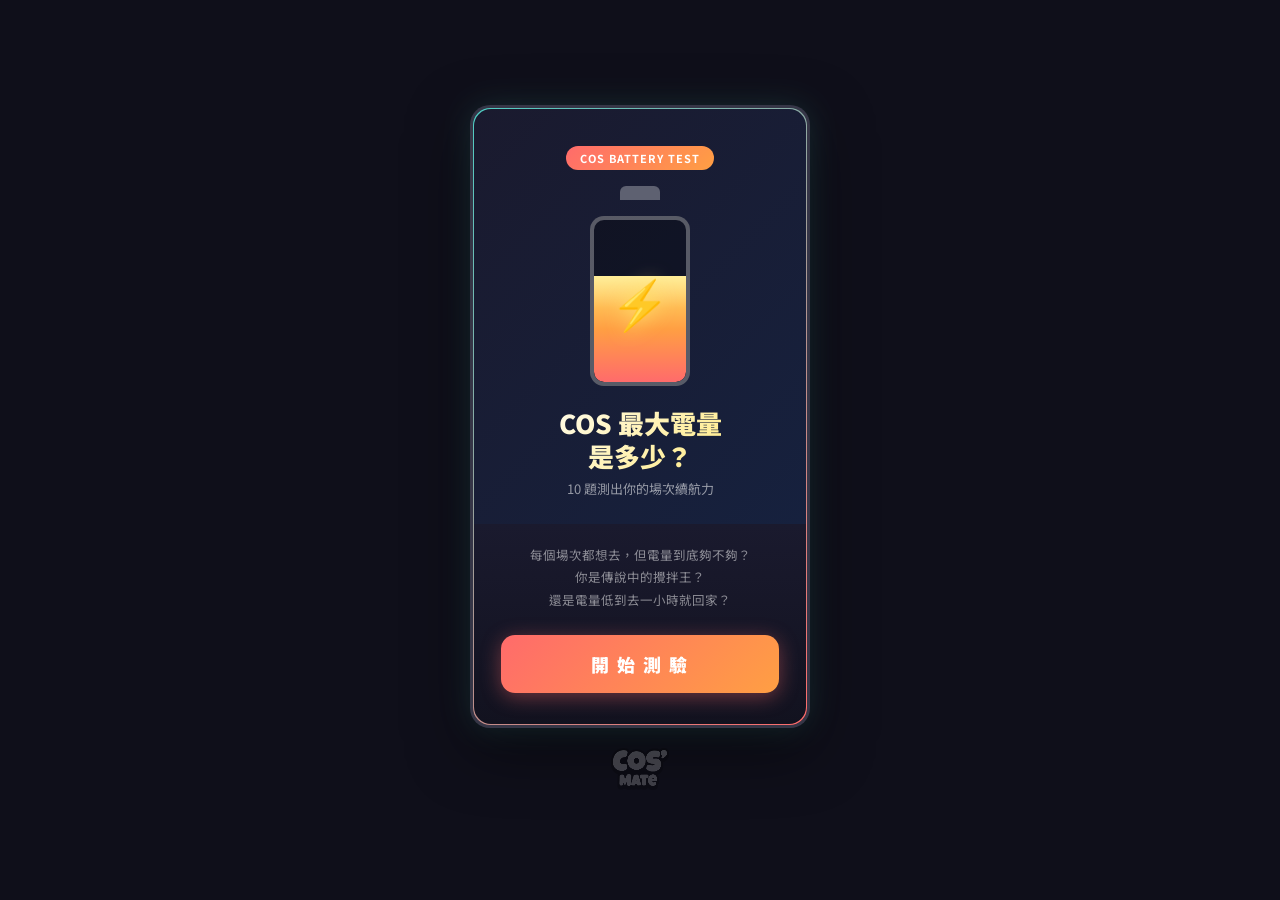
<file: cos-battery-quiz/index.html>
<!DOCTYPE html>
<html lang="zh-Hant">
<head>
<meta charset="UTF-8">
<meta name="viewport" content="width=device-width, initial-scale=1.0">
<title>COS 最大電量是多少？</title>
<style>
  @import url('https://fonts.googleapis.com/css2?family=Noto+Sans+TC:wght@400;700;900&display=swap');

  * { margin: 0; padding: 0; box-sizing: border-box; }

  :root {
    --card-radius: 20px;
    --glow-cyan: #4ecdc4;
    --glow-pink: #ff6b6b;
    --glow-yellow: #ffe66d;
    --glow-purple: #a855f7;
    --glow-orange: #ff9f43;
    --bg-dark: #0f0f1a;
    --card-bg: #1a1a2e;
  }

  body {
    font-family: 'Noto Sans TC', -apple-system, BlinkMacSystemFont, sans-serif;
    background: var(--bg-dark);
    color: #fff;
    min-height: 100dvh;
    overflow-x: hidden;
  }

  /* ============ SHARED CARD FRAME ============ */
  .card-frame {
    position: relative;
    width: 340px;
    max-width: 92vw;
    border-radius: var(--card-radius);
    background: var(--card-bg);
    border: 3px solid rgba(255,255,255,0.12);
    overflow: hidden;
    box-shadow:
      0 0 30px rgba(78, 205, 196, 0.15),
      0 20px 60px rgba(0,0,0,0.5);
  }
  .card-frame::before {
    content: '';
    position: absolute;
    inset: -2px;
    border-radius: var(--card-radius);
    padding: 3px;
    background: linear-gradient(135deg, var(--glow-cyan), var(--glow-pink), var(--glow-yellow), var(--glow-cyan));
    background-size: 300% 300%;
    animation: borderShimmer 4s ease infinite;
    -webkit-mask: linear-gradient(#fff 0 0) content-box, linear-gradient(#fff 0 0);
    -webkit-mask-composite: xor;
    mask-composite: exclude;
    z-index: 1;
    pointer-events: none;
  }
  @keyframes borderShimmer {
    0%, 100% { background-position: 0% 50%; }
    50% { background-position: 100% 50%; }
  }

  /* ============ SCREEN CONTAINER ============ */
  .screen {
    display: none;
    flex-direction: column;
    align-items: center;
    justify-content: center;
    min-height: 100dvh;
    padding: 24px 16px;
    animation: fadeIn 0.5s ease;
  }
  .screen.active { display: flex; }
  @keyframes fadeIn {
    from { opacity: 0; transform: translateY(20px); }
    to { opacity: 1; transform: translateY(0); }
  }

  /* ============ COVER CARD ============ */
  .cover-card {
    padding: 0;
    text-align: center;
  }
  .cover-top {
    background: linear-gradient(135deg, #1a1a2e 0%, #16213e 100%);
    padding: 36px 28px 20px;
    position: relative;
  }
  .cover-badge {
    display: inline-block;
    background: linear-gradient(135deg, var(--glow-pink), var(--glow-orange));
    color: #fff;
    font-size: 11px;
    font-weight: 700;
    padding: 4px 14px;
    border-radius: 20px;
    letter-spacing: 1px;
    margin-bottom: 16px;
    text-transform: uppercase;
  }

  /* Battery Icon */
  .battery-icon {
    position: relative;
    width: 120px;
    height: 200px;
    margin: 0 auto 20px;
  }
  .battery-body {
    width: 100px;
    height: 170px;
    border: 4px solid rgba(255,255,255,0.3);
    border-radius: 14px;
    position: absolute;
    bottom: 0;
    left: 50%;
    transform: translateX(-50%);
    overflow: hidden;
    background: rgba(0,0,0,0.3);
  }
  .battery-tip {
    width: 40px;
    height: 14px;
    background: rgba(255,255,255,0.3);
    border-radius: 6px 6px 0 0;
    position: absolute;
    top: 0;
    left: 50%;
    transform: translateX(-50%);
  }
  .battery-fill {
    position: absolute;
    bottom: 0;
    left: 0;
    right: 0;
    height: 65%;
    background: linear-gradient(0deg, var(--glow-pink), var(--glow-orange), var(--glow-yellow));
    border-radius: 0 0 10px 10px;
    animation: batteryPulse 2s ease-in-out infinite;
  }
  .battery-fill::after {
    content: '';
    position: absolute;
    top: 0;
    left: 0;
    right: 0;
    height: 30%;
    background: linear-gradient(180deg, rgba(255,255,255,0.3), transparent);
  }
  .battery-text {
    position: absolute;
    bottom: 40px;
    left: 50%;
    transform: translateX(-50%);
    font-size: 28px;
    font-weight: 900;
    color: #fff;
    text-shadow: 0 2px 10px rgba(0,0,0,0.5);
    z-index: 2;
  }
  @keyframes batteryPulse {
    0%, 100% { opacity: 0.9; }
    50% { opacity: 1; }
  }
  .battery-lightning {
    position: absolute;
    top: 50%;
    left: 50%;
    transform: translate(-50%, -50%);
    font-size: 48px;
    z-index: 3;
    filter: drop-shadow(0 0 10px rgba(255, 230, 109, 0.8));
    animation: lightningFlash 2.5s ease-in-out infinite;
  }
  @keyframes lightningFlash {
    0%, 100% { opacity: 0.7; transform: translate(-50%, -50%) scale(1); }
    50% { opacity: 1; transform: translate(-50%, -50%) scale(1.15); }
  }

  .cover-title {
    font-size: 26px;
    font-weight: 900;
    line-height: 1.3;
    margin-bottom: 6px;
    background: linear-gradient(135deg, #fff, var(--glow-yellow));
    -webkit-background-clip: text;
    -webkit-text-fill-color: transparent;
  }
  .cover-subtitle {
    font-size: 13px;
    color: rgba(255,255,255,0.55);
    line-height: 1.6;
    margin-bottom: 4px;
  }

  .cover-bottom {
    padding: 20px 28px 32px;
    background: linear-gradient(180deg, var(--card-bg), #12121f);
  }
  .cover-taglines {
    font-size: 12.5px;
    color: rgba(255,255,255,0.5);
    line-height: 1.8;
    margin-bottom: 24px;
  }

  .btn-start {
    display: block;
    width: 100%;
    padding: 16px;
    border: none;
    border-radius: 14px;
    font-size: 18px;
    font-weight: 900;
    font-family: inherit;
    color: #fff;
    cursor: pointer;
    background: linear-gradient(135deg, var(--glow-pink), var(--glow-orange));
    box-shadow: 0 4px 20px rgba(255, 107, 107, 0.4);
    transition: all 0.2s;
    letter-spacing: 2px;
  }
  .btn-start:active {
    transform: scale(0.97);
    box-shadow: 0 2px 10px rgba(255, 107, 107, 0.3);
  }

  /* ============ QUESTION CARD ============ */
  .question-card {
    padding: 0;
  }
  .q-header {
    padding: 20px 24px 14px;
    display: flex;
    align-items: center;
    justify-content: space-between;
    border-bottom: 1px solid rgba(255,255,255,0.06);
  }
  .q-number {
    font-size: 13px;
    font-weight: 700;
    color: var(--glow-cyan);
    letter-spacing: 1px;
  }
  .q-progress-bar {
    flex: 1;
    height: 6px;
    background: rgba(255,255,255,0.08);
    border-radius: 3px;
    margin-left: 14px;
    overflow: hidden;
  }
  .q-progress-fill {
    height: 100%;
    background: linear-gradient(90deg, var(--glow-cyan), var(--glow-pink));
    border-radius: 3px;
    transition: width 0.4s ease;
  }

  .q-body {
    padding: 24px 24px 8px;
  }
  .q-text {
    font-size: 17px;
    font-weight: 700;
    line-height: 1.5;
    margin-bottom: 20px;
    min-height: 52px;
  }

  .q-options {
    display: flex;
    flex-direction: column;
    gap: 10px;
    padding: 0 24px 28px;
  }
  .q-option {
    display: flex;
    align-items: center;
    gap: 12px;
    padding: 14px 16px;
    border-radius: 12px;
    background: rgba(255,255,255,0.04);
    border: 2px solid rgba(255,255,255,0.08);
    cursor: pointer;
    transition: all 0.2s;
    -webkit-tap-highlight-color: transparent;
  }
  .q-option:active {
    transform: scale(0.97);
  }
  .q-option:hover {
    border-color: rgba(78, 205, 196, 0.3);
    background: rgba(78, 205, 196, 0.06);
  }
  .q-option.selected {
    border-color: var(--glow-cyan);
    background: rgba(78, 205, 196, 0.12);
    box-shadow: 0 0 15px rgba(78, 205, 196, 0.15);
  }
  .q-option-letter {
    width: 32px;
    height: 32px;
    border-radius: 50%;
    display: flex;
    align-items: center;
    justify-content: center;
    font-size: 14px;
    font-weight: 900;
    background: rgba(255,255,255,0.06);
    color: rgba(255,255,255,0.5);
    flex-shrink: 0;
    transition: all 0.2s;
  }
  .q-option.selected .q-option-letter {
    background: var(--glow-cyan);
    color: var(--bg-dark);
  }
  .q-option-text {
    font-size: 14.5px;
    line-height: 1.4;
    color: rgba(255,255,255,0.8);
  }
  .q-option.selected .q-option-text {
    color: #fff;
  }

  /* ============ LOADING SCREEN ============ */
  .loading-content {
    text-align: center;
  }
  .loading-battery {
    width: 80px;
    height: 130px;
    margin: 0 auto 30px;
    position: relative;
  }
  .loading-battery .battery-body {
    width: 70px;
    height: 110px;
    border-width: 3px;
  }
  .loading-battery .battery-tip {
    width: 30px;
    height: 10px;
  }
  .loading-battery .battery-fill {
    animation: chargeFill 2.5s ease-in-out forwards;
  }
  @keyframes chargeFill {
    0% { height: 5%; }
    100% { height: 95%; }
  }
  .loading-text {
    font-size: 16px;
    font-weight: 700;
    color: var(--glow-cyan);
    animation: loadBlink 0.8s ease infinite;
  }
  @keyframes loadBlink {
    0%, 100% { opacity: 1; }
    50% { opacity: 0.4; }
  }
  .loading-sub {
    font-size: 13px;
    color: rgba(255,255,255,0.4);
    margin-top: 8px;
  }

  /* ============ RESULT CARD ============ */
  .result-card {
    padding: 0;
    text-align: center;
    overflow: visible;
  }

  /* Each tier gets unique colors */
  .result-card[data-tier="1"] { --tier-color: #8b9dc3; --tier-glow: rgba(139,157,195,0.4); --tier-gradient: linear-gradient(135deg, #667eea, #764ba2); }
  .result-card[data-tier="2"] { --tier-color: #4ecdc4; --tier-glow: rgba(78,205,196,0.4); --tier-gradient: linear-gradient(135deg, #11998e, #38ef7d); }
  .result-card[data-tier="3"] { --tier-color: #f7971e; --tier-glow: rgba(247,151,30,0.4); --tier-gradient: linear-gradient(135deg, #f7971e, #ffd200); }
  .result-card[data-tier="4"] { --tier-color: #ff6b6b; --tier-glow: rgba(255,107,107,0.4); --tier-gradient: linear-gradient(135deg, #ff6b6b, #ee5a24); }
  .result-card[data-tier="5"] { --tier-color: #a855f7; --tier-glow: rgba(168,85,247,0.4); --tier-gradient: linear-gradient(135deg, #f093fb, #f5576c); }

  .result-card::before {
    background: linear-gradient(135deg, var(--tier-color), var(--glow-yellow), var(--tier-color));
    background-size: 300% 300%;
  }

  .result-header {
    padding: 28px 24px 16px;
    position: relative;
    overflow: hidden;
  }
  .result-header::before {
    content: '';
    position: absolute;
    inset: 0;
    background: var(--tier-gradient);
    opacity: 0.15;
  }

  .result-rarity {
    display: inline-block;
    font-size: 11px;
    font-weight: 700;
    letter-spacing: 2px;
    text-transform: uppercase;
    padding: 4px 16px;
    border-radius: 20px;
    border: 1.5px solid var(--tier-color);
    color: var(--tier-color);
    margin-bottom: 14px;
    position: relative;
  }

  .result-mah {
    font-size: 52px;
    font-weight: 900;
    line-height: 1;
    margin-bottom: 4px;
    position: relative;
    background: var(--tier-gradient);
    -webkit-background-clip: text;
    -webkit-text-fill-color: transparent;
    filter: drop-shadow(0 0 20px var(--tier-glow));
  }
  .result-mah-unit {
    font-size: 18px;
    font-weight: 700;
    color: var(--tier-color);
    opacity: 0.8;
  }

  .result-battery-visual {
    display: flex;
    justify-content: center;
    gap: 4px;
    margin: 16px 0;
  }
  .mini-bar {
    width: 24px;
    height: 8px;
    border-radius: 2px;
    background: rgba(255,255,255,0.1);
    transition: all 0.3s ease;
  }
  .mini-bar.filled {
    background: var(--tier-color);
    box-shadow: 0 0 8px var(--tier-glow);
  }

  .result-body {
    padding: 20px 24px;
  }
  .result-title {
    font-size: 18px;
    font-weight: 900;
    line-height: 1.4;
    margin-bottom: 12px;
    color: #fff;
  }
  .result-desc {
    font-size: 14px;
    line-height: 1.7;
    color: rgba(255,255,255,0.65);
    margin-bottom: 20px;
  }

  .result-divider {
    width: 40px;
    height: 2px;
    background: var(--tier-color);
    opacity: 0.4;
    margin: 0 auto 20px;
    border-radius: 1px;
  }

  /* Holographic shimmer overlay */
  .holo-overlay {
    position: absolute;
    inset: 0;
    background: linear-gradient(
      125deg,
      transparent 0%,
      rgba(255,255,255,0.03) 25%,
      rgba(255,255,255,0.08) 50%,
      rgba(255,255,255,0.03) 75%,
      transparent 100%
    );
    background-size: 200% 200%;
    animation: holoMove 3s ease infinite;
    pointer-events: none;
    border-radius: var(--card-radius);
    z-index: 2;
  }
  @keyframes holoMove {
    0%, 100% { background-position: 0% 0%; }
    50% { background-position: 100% 100%; }
  }

  /* ============ SHARE BUTTONS ============ */
  .share-section {
    padding: 0 24px 28px;
  }
  .share-label {
    font-size: 11px;
    color: rgba(255,255,255,0.35);
    letter-spacing: 1px;
    text-transform: uppercase;
    margin-bottom: 12px;
  }
  .share-btns {
    display: flex;
    gap: 10px;
    justify-content: center;
    flex-wrap: wrap;
  }
  .share-btn {
    display: flex;
    align-items: center;
    gap: 6px;
    padding: 10px 16px;
    border-radius: 10px;
    border: 1.5px solid rgba(255,255,255,0.1);
    background: rgba(255,255,255,0.04);
    color: rgba(255,255,255,0.7);
    font-size: 13px;
    font-weight: 600;
    font-family: inherit;
    cursor: pointer;
    transition: all 0.2s;
  }
  .share-btn:hover {
    background: rgba(255,255,255,0.08);
    border-color: rgba(255,255,255,0.2);
  }
  .share-btn svg { width: 16px; height: 16px; }

  .btn-retry {
    display: block;
    width: 100%;
    padding: 14px;
    margin-top: 12px;
    border: 2px solid rgba(255,255,255,0.12);
    border-radius: 12px;
    background: transparent;
    color: rgba(255,255,255,0.6);
    font-size: 14px;
    font-weight: 700;
    font-family: inherit;
    cursor: pointer;
    transition: all 0.2s;
    letter-spacing: 1px;
  }
  .btn-retry:hover {
    border-color: rgba(255,255,255,0.3);
    color: #fff;
  }

  .btn-download {
    display: flex;
    align-items: center;
    justify-content: center;
    gap: 8px;
    width: 100%;
    padding: 14px;
    margin-bottom: 10px;
    border: none;
    border-radius: 12px;
    background: linear-gradient(135deg, var(--glow-cyan), #38a89d);
    color: #fff;
    font-size: 15px;
    font-weight: 700;
    font-family: inherit;
    cursor: pointer;
    transition: all 0.2s;
    letter-spacing: 1px;
    box-shadow: 0 4px 15px rgba(78, 205, 196, 0.3);
  }
  .btn-download:active {
    transform: scale(0.97);
  }
  .btn-download svg { width: 18px; height: 18px; }

  /* ============ LOGO ============ */
  .logo-footer {
    margin-top: 20px;
    opacity: 0.4;
    transition: opacity 0.2s;
  }
  .logo-footer:hover { opacity: 0.6; }
  .logo-footer img {
    height: calc(100dvh * 0.05);
    max-height: 42px;
    min-height: 24px;
    width: auto;
    object-fit: contain;
    filter: brightness(2);
  }

  /* ============ BG PARTICLES ============ */
  .particles {
    position: fixed;
    inset: 0;
    pointer-events: none;
    z-index: 0;
    overflow: hidden;
  }
  .particle {
    position: absolute;
    width: 3px;
    height: 3px;
    background: var(--glow-cyan);
    border-radius: 50%;
    opacity: 0;
    animation: float 6s ease-in-out infinite;
  }
  @keyframes float {
    0% { opacity: 0; transform: translateY(100vh) scale(0); }
    20% { opacity: 0.6; }
    80% { opacity: 0.3; }
    100% { opacity: 0; transform: translateY(-10vh) scale(1); }
  }
</style>
</head>
<body>

<!-- Background particles -->
<div class="particles" id="particles"></div>

<!-- ====== SCREEN 1: COVER ====== -->
<div class="screen active" id="screen-cover">
  <div class="card-frame cover-card">
    <div class="cover-top">
      <div class="cover-badge">COS BATTERY TEST</div>

      <div class="battery-icon">
        <div class="battery-tip"></div>
        <div class="battery-body">
          <div class="battery-fill"></div>
          <span class="battery-lightning">&#9889;</span>
        </div>
      </div>

      <div class="cover-title">COS 最大電量<br>是多少？</div>
      <div class="cover-subtitle">10 題測出你的場次續航力</div>
    </div>
    <div class="cover-bottom">
      <div class="cover-taglines">
        每個場次都想去，但電量到底夠不夠？<br>
        你是傳說中的攪拌王？<br>
        還是電量低到去一小時就回家？
      </div>
      <button class="btn-start" onclick="startQuiz()">開 始 測 驗</button>
    </div>
  </div>
  <div class="logo-footer"><img src="logo.png" alt="COS'MATE"></div>
</div>

<!-- ====== SCREEN 2: QUESTIONS ====== -->
<div class="screen" id="screen-question">
  <div class="card-frame question-card">
    <div class="q-header">
      <span class="q-number" id="qNum">Q1 / 10</span>
      <div class="q-progress-bar">
        <div class="q-progress-fill" id="qProgress" style="width:10%"></div>
      </div>
    </div>
    <div class="q-body">
      <div class="q-text" id="qText"></div>
    </div>
    <div class="q-options" id="qOptions"></div>
  </div>
  <div class="logo-footer"><img src="logo.png" alt="COS'MATE"></div>
</div>

<!-- ====== SCREEN 3: LOADING ====== -->
<div class="screen" id="screen-loading">
  <div class="loading-content">
    <div class="loading-battery">
      <div class="battery-tip"></div>
      <div class="battery-body">
        <div class="battery-fill"></div>
      </div>
    </div>
    <div class="loading-text">正在計算你的電量...</div>
    <div class="loading-sub">偵測 COS 場次續航能力中</div>
  </div>
</div>

<!-- ====== SCREEN 4: RESULT ====== -->
<div class="screen" id="screen-result">
  <div class="card-frame result-card" id="resultCard">
    <div class="holo-overlay"></div>
    <div class="result-header">
      <div class="result-rarity" id="resultRarity"></div>
      <div class="result-mah" id="resultMah"></div>
      <div class="result-mah-unit">mAh</div>
      <div class="result-battery-visual" id="resultBars"></div>
    </div>
    <div class="result-body">
      <div class="result-title" id="resultTitle"></div>
      <div class="result-divider"></div>
      <div class="result-desc" id="resultDesc"></div>
    </div>
    <div class="share-section">
      <div class="share-label">分享你的電量</div>
      <div class="share-btns">
        <button class="share-btn" onclick="shareLine()">
          <svg viewBox="0 0 24 24" fill="currentColor"><path d="M19.365 9.863c.349 0 .63.285.63.631 0 .345-.281.63-.63.63H17.61v1.125h1.755c.349 0 .63.283.63.63 0 .344-.281.629-.63.629h-2.386c-.345 0-.627-.285-.627-.629V8.108c0-.345.282-.63.627-.63h2.386c.349 0 .63.285.63.63 0 .349-.281.63-.63.63H17.61v1.125h1.755zm-3.855 3.016c0 .27-.174.51-.432.596-.064.021-.133.031-.199.031-.211 0-.391-.09-.51-.25l-2.443-3.317v2.94c0 .344-.279.629-.631.629-.346 0-.626-.285-.626-.629V8.108c0-.27.173-.51.43-.595.06-.023.136-.033.194-.033.195 0 .375.104.495.254l2.462 3.33V8.108c0-.345.282-.63.63-.63.345 0 .63.285.63.63v4.771zm-5.741 0c0 .344-.282.629-.631.629-.345 0-.627-.285-.627-.629V8.108c0-.345.282-.63.627-.63.349 0 .631.285.631.63v4.771zm-2.466.629H4.917c-.345 0-.63-.285-.63-.629V8.108c0-.345.285-.63.63-.63.348 0 .63.285.63.63v4.141h1.756c.348 0 .629.283.629.63 0 .344-.281.629-.629.629M24 10.314C24 4.943 18.615.572 12 .572S0 4.943 0 10.314c0 4.811 4.27 8.842 10.035 9.608.391.082.923.258 1.058.59.12.301.079.766.038 1.08l-.164 1.02c-.045.301-.24 1.186 1.049.645 1.291-.539 6.916-4.078 9.436-6.975C23.176 14.393 24 12.458 24 10.314"/></svg>
          LINE
        </button>
        <button class="share-btn" onclick="shareFB()">
          <svg viewBox="0 0 24 24" fill="currentColor"><path d="M24 12.073c0-6.627-5.373-12-12-12s-12 5.373-12 12c0 5.99 4.388 10.954 10.125 11.854v-8.385H7.078v-3.47h3.047V9.43c0-3.007 1.792-4.669 4.533-4.669 1.312 0 2.686.235 2.686.235v2.953H15.83c-1.491 0-1.956.925-1.956 1.874v2.25h3.328l-.532 3.47h-2.796v8.385C19.612 23.027 24 18.062 24 12.073z"/></svg>
          FB
        </button>
        <button class="share-btn" onclick="copyLink()">
          <svg viewBox="0 0 24 24" fill="none" stroke="currentColor" stroke-width="2"><path d="M10 13a5 5 0 0 0 7.54.54l3-3a5 5 0 0 0-7.07-7.07l-1.72 1.71"/><path d="M14 11a5 5 0 0 0-7.54-.54l-3 3a5 5 0 0 0 7.07 7.07l1.71-1.71"/></svg>
          複製連結
        </button>
      </div>
      <button class="btn-download" onclick="downloadResult()">
        <svg viewBox="0 0 24 24" fill="none" stroke="currentColor" stroke-width="2"><path d="M21 15v4a2 2 0 0 1-2 2H5a2 2 0 0 1-2-2v-4"/><polyline points="7 10 12 15 17 10"/><line x1="12" y1="15" x2="12" y2="3"/></svg>
        下載結果卡
      </button>
      <button class="btn-retry" onclick="restart()">再 測 一 次</button>
    </div>
  </div>
  <div class="logo-footer"><img src="logo.png" alt="COS'MATE"></div>
</div>

<script>
// ============ QUIZ DATA ============
const questions = [
  {
    text: "場次當天，你比較喜歡\u2026",
    options: [
      { label: "只跟幾個 coser 熟人聊天拍照", score: 1 },
      { label: "5\u20136 人小團體一起逛", score: 2 },
      { label: "越多 coser 一起熱鬧越好", score: 3 }
    ]
  },
  {
    text: "場次結束後，你通常\u2026",
    options: [
      { label: "直接躺平 0 體力", score: 1 },
      { label: "回家修圖返照＋場後徵友", score: 2 },
      { label: "還想續攤去吃尾牙或唱 K", score: 3 }
    ]
  },
  {
    text: "連續參加 3 天 cosplay 活動，你\u2026",
    options: [
      { label: "第一天就覺得累", score: 1 },
      { label: "第二天開始想後悔", score: 2 },
      { label: "每天都愈來愈有活力", score: 3 }
    ]
  },
  {
    text: "講到拍照時，你比較是\u2026",
    options: [
      { label: "純欣賞大家的美貌", score: 1 },
      { label: "只跟認識的 coser 拍", score: 2 },
      { label: "直接揪團或到處找人合照", score: 3 }
    ]
  },
  {
    text: "遇到新認識的 coser，你\u2026",
    options: [
      { label: "點頭微笑", score: 1 },
      { label: "聊幾句再看感覺", score: 2 },
      { label: "馬上交換 IG 加好友", score: 3 }
    ]
  },
  {
    text: "參加陌生 cosplay 聚會，你\u2026",
    options: [
      { label: "寧願在家追番", score: 1 },
      { label: "找 1\u20132 人先認識", score: 2 },
      { label: "很快成為話題中心", score: 3 }
    ]
  },
  {
    text: "cosplay 在場次上聊天，你\u2026",
    options: [
      { label: "安靜補妝就好", score: 1 },
      { label: "聊自己喜歡的角色", score: 2 },
      { label: "喜歡聽別人推薦動漫", score: 3 }
    ]
  },
  {
    text: "遇到陌生人跟你聊天時，你\u2026",
    options: [
      { label: "不斷想什麼時候可以結束", score: 1 },
      { label: "看心情決定", score: 2 },
      { label: "多認識人超有趣，有時間就多聊", score: 3 }
    ]
  },
  {
    text: "參加跨區大型活動，你\u2026",
    options: [
      { label: "邊想著這樣還是太勉強了", score: 1 },
      { label: "邊期待邊整理造型", score: 2 },
      { label: "興奮到一路跟朋友傳訊聊天", score: 3 }
    ]
  },
  {
    text: "cosplay 團體照時，你\u2026",
    options: [
      { label: "後排邊緣人", score: 1 },
      { label: "中間位置", score: 2 },
      { label: "站在 C 位前排笑最開", score: 3 }
    ]
  }
];

const results = [
  {
    tier: 1,
    rarity: "COMMON",
    range: [0, 4000],
    title: "新手電量\u30FB一不小心就斷電",
    desc: "低電量型，場次拍照打卡一次就 GG。\n實體活動要先顧自己的電量，不想聊就不聊！",
    bars: 2
  },
  {
    tier: 2,
    rarity: "UNCOMMON",
    range: [4000, 6000],
    title: "剛好出門一次的電量\u30FB把電留給親友吧",
    desc: "適合 2-3 人小團，自己 cos 出角，\n要小心結束後直接回家躺三天充電\uD83D\uDCA4",
    bars: 4
  },
  {
    tier: 3,
    rarity: "RARE",
    range: [6000, 8500],
    title: "有快充模式\u30FB能玩超瘋也能獨處",
    desc: "場次全能型！能跟大團體瘋玩\uFF0C也能一個人安靜補妝\u3002\n熟人圈充電超快\uFF0C新朋友需要暖身時間\uD83D\uDD0B",
    bars: 6
  },
  {
    tier: 4,
    rarity: "EPIC",
    range: [8500, 10000],
    title: "你就是團的話題核心\u30FB到處幫別人充電",
    desc: "團體核心！拍照幫忙、角色討論、續攤唱 K，\n續航穩定，堪稱 cos 界的行動電源站\u26A1",
    bars: 8
  },
  {
    tier: 5,
    rarity: "LEGENDARY",
    range: [10000, 99999],
    title: "COS 圈的攪拌王\uFF0C你的熱情最帶電",
    desc: "場次之神！陌生人秒熟、連續三天攪拌也不累。\n只要你出現，整個場次電量都上升 20%！\uD83D\uDC51",
    bars: 10
  }
];

// ============ SCORING ============
// Segmented curve for 10 questions (score range 10–30)
function calculateMah(score) {
  if (score <= 14) return Math.round(1500 + (score - 10) * 500);     // 10→1500, 14→3500
  if (score <= 18) return Math.round(3800 + (score - 14) * 600);     // 15→4400, 18→6200
  if (score <= 23) return Math.round(6200 + (score - 18) * 500);     // 19→6700, 23→8700
  if (score <= 27) return Math.round(8700 + (score - 23) * 375);     // 24→9075, 27→10200
  return Math.round(10200 + (score - 27) * 600);                      // 28→10800, 30→12000
}

function getResult(mah) {
  for (let i = results.length - 1; i >= 0; i--) {
    if (mah >= results[i].range[0]) return results[i];
  }
  return results[0];
}

// ============ STATE ============
let currentQ = 0;
let totalScore = 0;

function showScreen(id) {
  document.querySelectorAll('.screen').forEach(s => s.classList.remove('active'));
  const el = document.getElementById(id);
  el.classList.remove('active');
  void el.offsetWidth; // trigger reflow for animation
  el.classList.add('active');
}

function startQuiz() {
  currentQ = 0;
  totalScore = 0;
  renderQuestion();
  showScreen('screen-question');
}

function renderQuestion() {
  const q = questions[currentQ];
  document.getElementById('qNum').textContent = `Q${currentQ + 1} / 10`;
  document.getElementById('qProgress').style.width = `${(currentQ + 1) * 10}%`;
  document.getElementById('qText').textContent = q.text;

  const container = document.getElementById('qOptions');
  container.innerHTML = '';
  const letters = ['A', 'B', 'C'];
  q.options.forEach((opt, i) => {
    const div = document.createElement('div');
    div.className = 'q-option';
    div.innerHTML = `
      <span class="q-option-letter">${letters[i]}</span>
      <span class="q-option-text">${opt.label}</span>
    `;
    div.addEventListener('click', () => selectOption(opt.score, div));
    container.appendChild(div);
  });
}

function selectOption(score, el) {
  // Visual feedback
  document.querySelectorAll('.q-option').forEach(o => o.classList.remove('selected'));
  el.classList.add('selected');

  totalScore += score;

  setTimeout(() => {
    currentQ++;
    if (currentQ >= questions.length) {
      showLoading();
    } else {
      renderQuestion();
    }
  }, 350);
}

function showLoading() {
  showScreen('screen-loading');
  setTimeout(showResult, 2800);
}

function showResult() {
  const mah = calculateMah(totalScore);
  const r = getResult(mah);

  const card = document.getElementById('resultCard');
  card.setAttribute('data-tier', r.tier);

  document.getElementById('resultRarity').textContent = r.rarity;
  document.getElementById('resultMah').textContent = mah.toLocaleString();
  document.getElementById('resultTitle').textContent = r.title;
  document.getElementById('resultDesc').innerHTML = r.desc.replace(/\n/g, '<br>');

  // Battery bars
  const barsEl = document.getElementById('resultBars');
  barsEl.innerHTML = '';
  for (let i = 0; i < 10; i++) {
    const bar = document.createElement('div');
    bar.className = 'mini-bar' + (i < r.bars ? ' filled' : '');
    if (i < r.bars) bar.style.transitionDelay = `${i * 0.08}s`;
    barsEl.appendChild(bar);
  }

  showScreen('screen-result');
}

function restart() {
  showScreen('screen-cover');
}

// ============ SHARE ============
function getShareText() {
  const mah = document.getElementById('resultMah').textContent;
  const title = document.getElementById('resultTitle').textContent;
  return `我的 COS 最大電量是 ${mah} mAh！\n${title}\n\n你的呢？快來測測看`;
}

function shareLine() {
  const text = encodeURIComponent(getShareText());
  window.open(`https://social-plugins.line.me/lineit/share?text=${text}`, '_blank');
}

function shareFB() {
  window.open(`https://www.facebook.com/sharer/sharer.php?quote=${encodeURIComponent(getShareText())}`, '_blank');
}

function copyLink() {
  const text = getShareText() + '\n' + window.location.href;
  navigator.clipboard.writeText(text).then(() => {
    const btn = event.target.closest('.share-btn');
    const original = btn.innerHTML;
    btn.innerHTML = '<svg viewBox="0 0 24 24" fill="none" stroke="currentColor" stroke-width="2"><path d="M20 6L9 17l-5-5"/></svg> 已複製！';
    setTimeout(() => { btn.innerHTML = original; }, 1500);
  });
}

// ============ PARTICLES ============
// ============ DOWNLOAD (Canvas API) ============
function downloadResult() {
  const btn = document.querySelector('.btn-download');
  btn.textContent = '產生中...';
  btn.disabled = true;

  try {
    const card = document.getElementById('resultCard');
    const tier = parseInt(card.getAttribute('data-tier'));
    const rarity = document.getElementById('resultRarity').textContent;
    const mah = document.getElementById('resultMah').textContent;
    const title = document.getElementById('resultTitle').textContent;
    const desc = document.getElementById('resultDesc').textContent;
    const r = results.find(x => x.tier === tier);

    const S = 2; // scale
    const W = 340 * S, RAD = 20 * S;
    // Dynamically calculate height based on content
    const headerH = 190 * S;
    const bodyPadTop = 20 * S, bodyPadBot = 24 * S;
    const titleFontSize = 18 * S, descFontSize = 14 * S;
    const lineHeight = descFontSize * 1.7;
    // Estimate desc lines
    const maxTextW = (340 - 48) * S;

    const canvas = document.createElement('canvas');
    const ctx = canvas.getContext('2d');
    // Temp measure desc lines
    ctx.font = `${descFontSize}px "Noto Sans TC", sans-serif`;
    const descLines = wrapText(ctx, desc, maxTextW);
    const titleLines = wrapTextBold(ctx, title, maxTextW, titleFontSize);

    const bodyH = bodyPadTop + (titleLines.length * titleFontSize * 1.4) + 12*S + 2*S + 20*S + (descLines.length * lineHeight) + bodyPadBot;
    const footerH = 36 * S;
    const H = headerH + bodyH + footerH;

    canvas.width = W;
    canvas.height = H;

    // Tier colors
    const tierColors = {
      1: { color: '#8b9dc3', grad: ['#667eea', '#764ba2'] },
      2: { color: '#4ecdc4', grad: ['#11998e', '#38ef7d'] },
      3: { color: '#f7971e', grad: ['#f7971e', '#ffd200'] },
      4: { color: '#ff6b6b', grad: ['#ff6b6b', '#ee5a24'] },
      5: { color: '#a855f7', grad: ['#f093fb', '#f5576c'] }
    };
    const tc = tierColors[tier];

    // Background
    ctx.fillStyle = '#1a1a2e';
    roundRect(ctx, 0, 0, W, H, RAD);
    ctx.fill();

    // Header gradient overlay
    const hGrad = ctx.createLinearGradient(0, 0, W, headerH);
    hGrad.addColorStop(0, tc.grad[0]);
    hGrad.addColorStop(1, tc.grad[1]);
    ctx.save();
    roundRectTop(ctx, 0, 0, W, headerH, RAD);
    ctx.clip();
    ctx.fillStyle = hGrad;
    ctx.globalAlpha = 0.15;
    ctx.fillRect(0, 0, W, headerH);
    ctx.globalAlpha = 1;
    ctx.restore();

    // Rarity badge
    const badgeY = 32 * S;
    ctx.font = `bold ${11 * S}px "Noto Sans TC", sans-serif`;
    ctx.letterSpacing = `${2 * S}px`;
    const badgeW = ctx.measureText(rarity).width + 32 * S;
    const badgeX = (W - badgeW) / 2;
    ctx.strokeStyle = tc.color;
    ctx.lineWidth = 1.5 * S;
    roundRect(ctx, badgeX, badgeY, badgeW, 24 * S, 20 * S);
    ctx.stroke();
    ctx.fillStyle = tc.color;
    ctx.textAlign = 'center';
    ctx.textBaseline = 'middle';
    ctx.fillText(rarity, W / 2, badgeY + 12 * S);
    ctx.letterSpacing = '0px';

    // mAh number (gradient text)
    const mahY = 88 * S;
    ctx.font = `900 ${52 * S}px "Noto Sans TC", sans-serif`;
    const mahGrad = ctx.createLinearGradient(W * 0.2, mahY - 30 * S, W * 0.8, mahY + 30 * S);
    mahGrad.addColorStop(0, tc.grad[0]);
    mahGrad.addColorStop(1, tc.grad[1]);
    ctx.fillStyle = mahGrad;
    ctx.textAlign = 'center';
    ctx.textBaseline = 'middle';
    ctx.fillText(mah, W / 2, mahY);

    // mAh unit
    ctx.font = `bold ${18 * S}px "Noto Sans TC", sans-serif`;
    ctx.fillStyle = tc.color;
    ctx.globalAlpha = 0.8;
    ctx.fillText('mAh', W / 2, mahY + 36 * S);
    ctx.globalAlpha = 1;

    // Battery bars
    const barW = 24 * S, barH = 8 * S, barGap = 4 * S;
    const totalBarW = 10 * barW + 9 * barGap;
    let barX = (W - totalBarW) / 2;
    const barY = 150 * S;
    for (let i = 0; i < 10; i++) {
      ctx.fillStyle = i < r.bars ? tc.color : 'rgba(255,255,255,0.1)';
      roundRect(ctx, barX, barY, barW, barH, 2 * S);
      ctx.fill();
      if (i < r.bars) {
        ctx.shadowColor = tc.color;
        ctx.shadowBlur = 8 * S;
        roundRect(ctx, barX, barY, barW, barH, 2 * S);
        ctx.fill();
        ctx.shadowBlur = 0;
      }
      barX += barW + barGap;
    }

    // Body - Title
    let curY = headerH + bodyPadTop;
    ctx.font = `900 ${titleFontSize}px "Noto Sans TC", sans-serif`;
    ctx.fillStyle = '#fff';
    ctx.textAlign = 'center';
    titleLines.forEach(line => {
      ctx.fillText(line, W / 2, curY + titleFontSize * 0.5);
      curY += titleFontSize * 1.4;
    });

    // Divider
    curY += 6 * S;
    const divW = 40 * S;
    ctx.fillStyle = tc.color;
    ctx.globalAlpha = 0.4;
    ctx.fillRect((W - divW) / 2, curY, divW, 2 * S);
    ctx.globalAlpha = 1;
    curY += 2 * S + 16 * S;

    // Body - Description
    ctx.font = `${descFontSize}px "Noto Sans TC", sans-serif`;
    ctx.fillStyle = 'rgba(255,255,255,0.65)';
    descLines.forEach(line => {
      ctx.fillText(line, W / 2, curY + descFontSize * 0.5);
      curY += lineHeight;
    });

    // Footer - COS'MATE text
    ctx.font = `bold ${10 * S}px "Noto Sans TC", sans-serif`;
    ctx.fillStyle = 'rgba(255,255,255,0.3)';
    ctx.fillText("COS'MATE", W / 2, H - 16 * S);

    // Border glow
    ctx.strokeStyle = tc.color;
    ctx.lineWidth = 3 * S;
    ctx.globalAlpha = 0.5;
    roundRect(ctx, 1.5 * S, 1.5 * S, W - 3 * S, H - 3 * S, RAD);
    ctx.stroke();
    ctx.globalAlpha = 1;

    // Download
    const link = document.createElement('a');
    link.download = 'COS電量測驗結果.png';
    link.href = canvas.toDataURL('image/png');
    link.click();
  } catch(e) {
    console.error('Download error:', e);
  }

  btn.innerHTML = '<svg viewBox="0 0 24 24" fill="none" stroke="currentColor" stroke-width="2"><path d="M21 15v4a2 2 0 0 1-2 2H5a2 2 0 0 1-2-2v-4"/><polyline points="7 10 12 15 17 10"/><line x1="12" y1="15" x2="12" y2="3"/></svg> 下載結果卡';
  btn.disabled = false;
}

// Canvas helpers
function roundRect(ctx, x, y, w, h, r) {
  ctx.beginPath();
  ctx.moveTo(x + r, y);
  ctx.lineTo(x + w - r, y);
  ctx.quadraticCurveTo(x + w, y, x + w, y + r);
  ctx.lineTo(x + w, y + h - r);
  ctx.quadraticCurveTo(x + w, y + h, x + w - r, y + h);
  ctx.lineTo(x + r, y + h);
  ctx.quadraticCurveTo(x, y + h, x, y + h - r);
  ctx.lineTo(x, y + r);
  ctx.quadraticCurveTo(x, y, x + r, y);
  ctx.closePath();
}

function roundRectTop(ctx, x, y, w, h, r) {
  ctx.beginPath();
  ctx.moveTo(x + r, y);
  ctx.lineTo(x + w - r, y);
  ctx.quadraticCurveTo(x + w, y, x + w, y + r);
  ctx.lineTo(x + w, y + h);
  ctx.lineTo(x, y + h);
  ctx.lineTo(x, y + r);
  ctx.quadraticCurveTo(x, y, x + r, y);
  ctx.closePath();
}

function wrapText(ctx, text, maxW) {
  const lines = [];
  // Split on explicit line breaks first
  text.split('\n').forEach(paragraph => {
    let line = '';
    for (const ch of paragraph) {
      const test = line + ch;
      if (ctx.measureText(test).width > maxW && line) {
        lines.push(line);
        line = ch;
      } else {
        line = test;
      }
    }
    if (line) lines.push(line);
  });
  return lines;
}

function wrapTextBold(ctx, text, maxW, fontSize) {
  ctx.save();
  ctx.font = `900 ${fontSize}px "Noto Sans TC", sans-serif`;
  const result = wrapText(ctx, text, maxW);
  ctx.restore();
  return result;
}

// ============ PARTICLES ============
(function initParticles() {
  const container = document.getElementById('particles');
  for (let i = 0; i < 25; i++) {
    const p = document.createElement('div');
    p.className = 'particle';
    p.style.left = Math.random() * 100 + '%';
    p.style.animationDelay = Math.random() * 6 + 's';
    p.style.animationDuration = (4 + Math.random() * 4) + 's';
    const colors = ['#4ecdc4', '#ff6b6b', '#ffe66d', '#a855f7'];
    p.style.background = colors[Math.floor(Math.random() * colors.length)];
    container.appendChild(p);
  }
})();
</script>
</body>
</html>
</file>
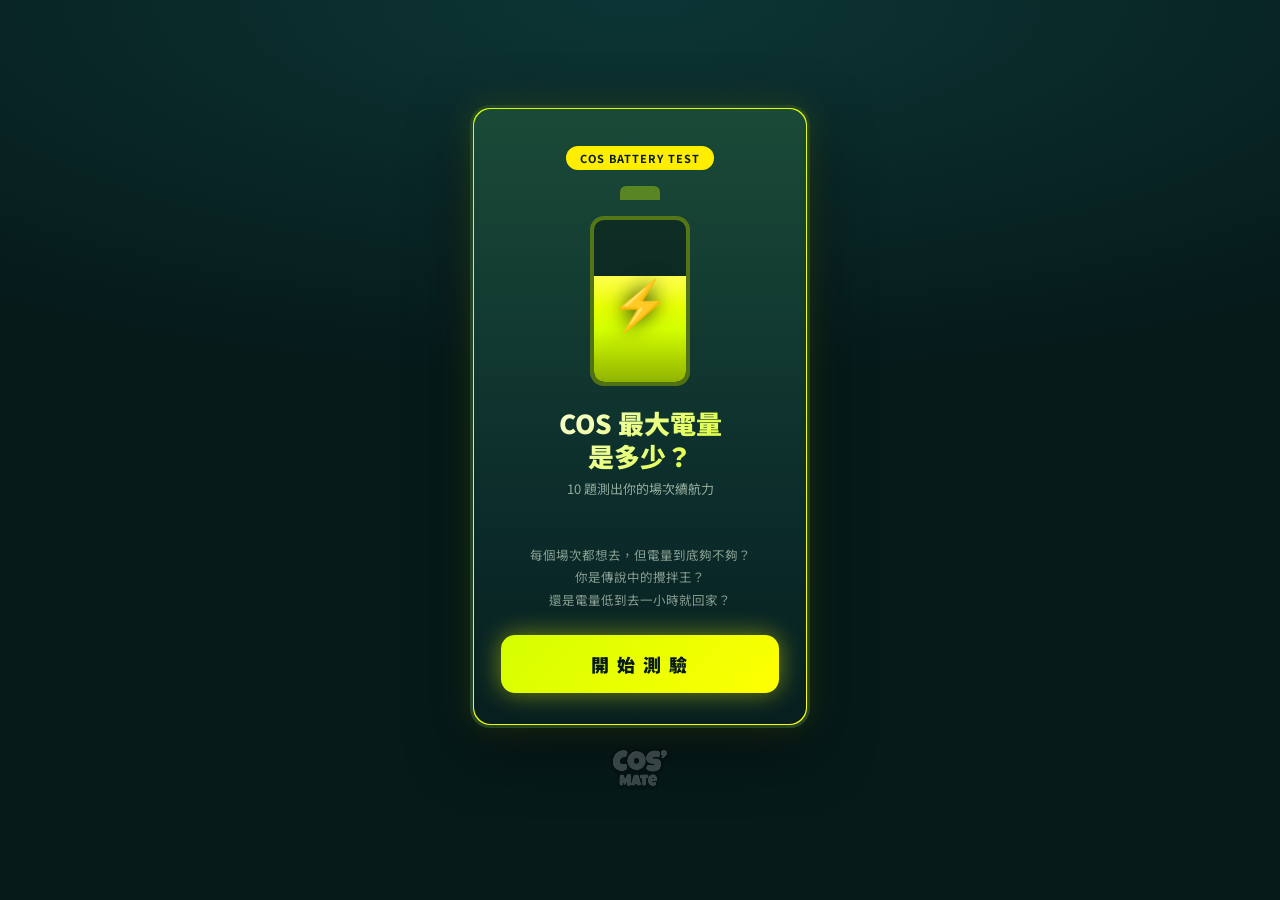
<file: cos-battery-wirforce/index.html>
<!DOCTYPE html>
<html lang="zh-Hant">
<head>
<meta charset="UTF-8">
<meta name="viewport" content="width=device-width, initial-scale=1.0">
<title>COS 最大電量是多少？</title>
<!-- 分享預覽卡（FB／Threads／LINE 讀這組）。文字取自頁面既有文案；FB 不允許預填貼文內容 -->
<meta name="description" content="10 題測出你的場次續航力。每個場次都想去，但電量到底夠不夠？你是傳說中的攪拌王？還是電量低到去一小時就回家？">
<meta property="og:type" content="website">
<meta property="og:site_name" content="CosMate">
<meta property="og:locale" content="zh_TW">
<meta property="og:url" content="https://cosmate-otakumine.pages.dev/cos-battery-wirforce/">
<meta property="og:title" content="COS 最大電量是多少？">
<meta property="og:description" content="10 題測出你的場次續航力。每個場次都想去，但電量到底夠不夠？你是傳說中的攪拌王？還是電量低到去一小時就回家？">
<meta property="og:image" content="https://cosmate-otakumine.pages.dev/cos-battery-wirforce/og.png">
<meta property="og:image:type" content="image/png">
<meta property="og:image:width" content="1200">
<meta property="og:image:height" content="630">
<meta property="og:image:alt" content="COS 最大電量是多少？10 題測出你的場次續航力">
<meta name="twitter:card" content="summary_large_image">
<style>
  @import url('https://fonts.googleapis.com/css2?family=Cousine:wght@400;700&family=Noto+Sans+TC:wght@400;700;900&display=swap');

  * { margin: 0; padding: 0; box-sizing: border-box; }

  :root {
    --card-radius: 20px;
    /* WirForce 2026 配色（取自 wirforce.com.tw 官網 CSS） */
    --wf-lime: #d4ff00;
    --wf-yellow: #ffff01;
    --wf-olive: #8fb300;
    --wf-green: #00ff80;
    --wf-cyan: #00aaff;
    --wf-magenta: #c0147c;
    --wf-badge: #ffee00;
    --text: #f0ffe8;
    --bg-dark: #061a1a;
    --card-bg: #0b2b2a;
    --field-bg: #1a3a32;
    --mono: 'Cousine', ui-monospace, Menlo, monospace;
  }

  body {
    font-family: 'Noto Sans TC', -apple-system, BlinkMacSystemFont, sans-serif;
    background: radial-gradient(ellipse 120% 60% at 50% 0%, #0d3535 0%, var(--bg-dark) 70%) fixed, var(--bg-dark);
    color: var(--text);
    min-height: 100dvh;
    overflow-x: hidden;
  }

  /* ============ SHARED CARD FRAME ============ */
  .card-frame {
    position: relative;
    width: 340px;
    max-width: 92vw;
    border-radius: var(--card-radius);
    background: var(--card-bg);
    border: 3px solid rgba(212,255,0,0.12);
    overflow: hidden;
    box-shadow:
      0 0 30px rgba(212, 255, 0, 0.12),
      0 20px 60px rgba(0,0,0,0.5);
  }
  .card-frame::before {
    content: '';
    position: absolute;
    inset: -2px;
    border-radius: var(--card-radius);
    padding: 3px;
    background: linear-gradient(135deg, var(--wf-lime), var(--wf-yellow), var(--wf-green), var(--wf-lime));
    background-size: 300% 300%;
    animation: borderShimmer 4s ease infinite;
    -webkit-mask: linear-gradient(#fff 0 0) content-box, linear-gradient(#fff 0 0);
    -webkit-mask-composite: xor;
    mask-composite: exclude;
    z-index: 1;
    pointer-events: none;
  }
  @keyframes borderShimmer {
    0%, 100% { background-position: 0% 50%; }
    50% { background-position: 100% 50%; }
  }

  /* ============ SCREEN CONTAINER ============ */
  .screen {
    display: none;
    flex-direction: column;
    align-items: center;
    justify-content: center;
    min-height: 100dvh;
    padding: 24px 16px;
    animation: fadeIn 0.5s ease;
  }
  .screen.active { display: flex; }
  @keyframes fadeIn {
    from { opacity: 0; transform: translateY(20px); }
    to { opacity: 1; transform: translateY(0); }
  }

  /* ============ COVER CARD ============ */
  .cover-card {
    padding: 0;
    text-align: center;
  }
  .cover-top {
    background: linear-gradient(180deg, #1a4a38 0%, var(--card-bg) 100%);
    padding: 36px 28px 20px;
    position: relative;
  }
  .cover-badge {
    display: inline-block;
    background: var(--wf-badge);
    color: var(--bg-dark);
    font-size: 11px;
    font-weight: 700;
    padding: 4px 14px;
    border-radius: 20px;
    letter-spacing: 1px;
    margin-bottom: 16px;
    text-transform: uppercase;
  }

  /* Battery Icon */
  .battery-icon {
    position: relative;
    width: 120px;
    height: 200px;
    margin: 0 auto 20px;
  }
  .battery-body {
    width: 100px;
    height: 170px;
    border: 4px solid rgba(212,255,0,0.35);
    border-radius: 14px;
    position: absolute;
    bottom: 0;
    left: 50%;
    transform: translateX(-50%);
    overflow: hidden;
    background: rgba(0,0,0,0.3);
  }
  .battery-tip {
    width: 40px;
    height: 14px;
    background: rgba(212,255,0,0.35);
    border-radius: 6px 6px 0 0;
    position: absolute;
    top: 0;
    left: 50%;
    transform: translateX(-50%);
  }
  .battery-fill {
    position: absolute;
    bottom: 0;
    left: 0;
    right: 0;
    height: 65%;
    background: linear-gradient(0deg, var(--wf-olive), var(--wf-lime), var(--wf-yellow));
    border-radius: 0 0 10px 10px;
    animation: batteryPulse 2s ease-in-out infinite;
  }
  .battery-fill::after {
    content: '';
    position: absolute;
    top: 0;
    left: 0;
    right: 0;
    height: 30%;
    background: linear-gradient(180deg, rgba(255,255,255,0.3), transparent);
  }
  .battery-text {
    position: absolute;
    bottom: 40px;
    left: 50%;
    transform: translateX(-50%);
    font-size: 28px;
    font-weight: 900;
    color: #fff;
    text-shadow: 0 2px 10px rgba(0,0,0,0.5);
    z-index: 2;
  }
  @keyframes batteryPulse {
    0%, 100% { opacity: 0.9; }
    50% { opacity: 1; }
  }
  .battery-lightning {
    position: absolute;
    top: 50%;
    left: 50%;
    transform: translate(-50%, -50%);
    font-size: 48px;
    z-index: 3;
    filter: drop-shadow(0 0 10px rgba(6, 26, 26, 0.9));
    animation: lightningFlash 2.5s ease-in-out infinite;
  }
  @keyframes lightningFlash {
    0%, 100% { opacity: 0.7; transform: translate(-50%, -50%) scale(1); }
    50% { opacity: 1; transform: translate(-50%, -50%) scale(1.15); }
  }

  .cover-title {
    font-size: 26px;
    font-weight: 900;
    line-height: 1.3;
    margin-bottom: 6px;
    background: linear-gradient(135deg, #fff, var(--wf-lime));
    -webkit-background-clip: text;
    -webkit-text-fill-color: transparent;
  }
  .cover-subtitle {
    font-size: 13px;
    color: rgba(240,255,232,0.6);
    line-height: 1.6;
    margin-bottom: 4px;
  }

  .cover-bottom {
    padding: 20px 28px 32px;
    background: linear-gradient(180deg, var(--card-bg), #071f1e);
  }
  .cover-taglines {
    font-size: 12.5px;
    color: rgba(240,255,232,0.55);
    line-height: 1.8;
    margin-bottom: 24px;
  }

  .btn-start {
    display: block;
    width: 100%;
    padding: 16px;
    border: none;
    border-radius: 14px;
    font-size: 18px;
    font-weight: 900;
    font-family: inherit;
    color: var(--bg-dark);
    cursor: pointer;
    background: linear-gradient(135deg, var(--wf-lime), var(--wf-yellow));
    box-shadow: 0 0 24px rgba(255, 255, 1, 0.45);
    transition: all 0.2s;
    letter-spacing: 2px;
  }
  .btn-start:active {
    transform: scale(0.97);
    box-shadow: 0 0 12px rgba(255, 255, 1, 0.35);
  }

  /* ============ QUESTION CARD ============ */
  .question-card {
    padding: 0;
  }
  /* 答題畫面用 WirForce 官網外型：直角、四角角框、淡格線背景（封面／計算中／結果維持圓角） */
  #screen-question {
    background:
      linear-gradient(rgba(212,255,0,0.035) 1px, transparent 1px) 0 0 / 48px 48px,
      linear-gradient(90deg, rgba(212,255,0,0.035) 1px, transparent 1px) 0 0 / 48px 48px;
  }
  .question-card {
    --card-radius: 2px;
    border: 1px solid rgba(212,255,0,0.14);
  }
  .question-card::before {
    --b: var(--wf-lime);
    inset: 0;
    padding: 0;
    border-radius: 0;
    animation: none;
    -webkit-mask: none;
    mask: none;
    background:
      linear-gradient(var(--b), var(--b)) top left / 18px 2px,
      linear-gradient(var(--b), var(--b)) top left / 2px 18px,
      linear-gradient(var(--b), var(--b)) top right / 18px 2px,
      linear-gradient(var(--b), var(--b)) top right / 2px 18px,
      linear-gradient(var(--b), var(--b)) bottom left / 18px 2px,
      linear-gradient(var(--b), var(--b)) bottom left / 2px 18px,
      linear-gradient(var(--b), var(--b)) bottom right / 18px 2px,
      linear-gradient(var(--b), var(--b)) bottom right / 2px 18px;
    background-repeat: no-repeat;
    filter: drop-shadow(0 0 4px var(--b));
    z-index: 3;
  }
  .q-header {
    padding: 20px 24px 14px;
    display: flex;
    align-items: center;
    justify-content: space-between;
    border-bottom: 1px solid rgba(212,255,0,0.1);
  }
  .q-number {
    font-size: 13px;
    font-weight: 700;
    color: var(--wf-lime);
    font-family: var(--mono);
    letter-spacing: 2px;
  }
  .q-progress-bar {
    flex: 1;
    height: 6px;
    background: rgba(255,255,255,0.08);
    border-radius: 0;
    margin-left: 14px;
    overflow: hidden;
  }
  .q-progress-fill {
    height: 100%;
    background: linear-gradient(90deg, var(--wf-olive), var(--wf-lime));
    border-radius: 0;
    transition: width 0.4s ease;
  }

  .q-body {
    padding: 24px 24px 8px;
  }
  .q-text {
    font-size: 17px;
    font-weight: 700;
    line-height: 1.5;
    margin-bottom: 20px;
    min-height: 52px;
  }

  .q-options {
    display: flex;
    flex-direction: column;
    gap: 10px;
    padding: 0 24px 28px;
  }
  .q-option {
    display: flex;
    align-items: center;
    gap: 12px;
    padding: 14px 16px;
    border-radius: 2px;
    background: rgba(26,58,50,0.55);
    border: 2px solid rgba(212,255,0,0.08);
    cursor: pointer;
    transition: all 0.2s;
    -webkit-tap-highlight-color: transparent;
  }
  .q-option:active {
    transform: scale(0.97);
  }
  .q-option:hover {
    border-color: rgba(212, 255, 0, 0.35);
    background: rgba(212, 255, 0, 0.06);
  }
  .q-option.selected {
    border-color: var(--wf-lime);
    background: rgba(212, 255, 0, 0.12);
    box-shadow: 0 0 15px rgba(212, 255, 0, 0.2);
  }
  .q-option-letter {
    width: 32px;
    height: 32px;
    border-radius: 2px;
    display: flex;
    align-items: center;
    justify-content: center;
    font-family: var(--mono);
    font-size: 14px;
    font-weight: 900;
    background: rgba(212,255,0,0.08);
    color: rgba(240,255,232,0.6);
    flex-shrink: 0;
    transition: all 0.2s;
  }
  .q-option.selected .q-option-letter {
    background: var(--wf-lime);
    color: var(--bg-dark);
  }
  .q-option-text {
    font-size: 14.5px;
    line-height: 1.4;
    color: rgba(240,255,232,0.85);
  }
  .q-option.selected .q-option-text {
    color: var(--text);
  }

  /* ============ LOADING SCREEN ============ */
  .loading-content {
    text-align: center;
  }
  .loading-battery {
    width: 80px;
    height: 130px;
    margin: 0 auto 30px;
    position: relative;
  }
  .loading-battery .battery-body {
    width: 70px;
    height: 110px;
    border-width: 3px;
  }
  .loading-battery .battery-tip {
    width: 30px;
    height: 10px;
  }
  .loading-battery .battery-fill {
    animation: chargeFill 2.5s ease-in-out forwards;
  }
  @keyframes chargeFill {
    0% { height: 5%; }
    100% { height: 95%; }
  }
  .loading-text {
    font-size: 16px;
    font-weight: 700;
    color: var(--wf-lime);
    animation: loadBlink 0.8s ease infinite;
  }
  @keyframes loadBlink {
    0%, 100% { opacity: 1; }
    50% { opacity: 0.4; }
  }
  .loading-sub {
    font-size: 13px;
    color: rgba(240,255,232,0.45);
    margin-top: 8px;
  }

  /* ============ RESULT CARD ============ */
  .result-card {
    padding: 0;
    text-align: center;
    overflow: visible;
  }

  /* Each tier gets unique colors */
  .result-card[data-tier="1"] { --tier-color: #95ced8; --tier-glow: rgba(149,206,216,0.4); --tier-gradient: linear-gradient(135deg, #3a8bc9, #95ced8); }
  .result-card[data-tier="2"] { --tier-color: #00aaff; --tier-glow: rgba(0,170,255,0.4); --tier-gradient: linear-gradient(135deg, #00aaff, #00ddff); }
  .result-card[data-tier="3"] { --tier-color: #00ff80; --tier-glow: rgba(0,255,128,0.4); --tier-gradient: linear-gradient(135deg, #00ff80, #00ddff); }
  .result-card[data-tier="4"] { --tier-color: #ff3d8b; --tier-glow: rgba(255,0,111,0.4); --tier-gradient: linear-gradient(135deg, #ff006f, #ff6fb0); }
  .result-card[data-tier="5"] { --tier-color: #d4ff00; --tier-glow: rgba(255,255,1,0.5); --tier-gradient: linear-gradient(135deg, #d4ff00, #ffff01); }

  .result-card::before {
    background: linear-gradient(135deg, var(--tier-color), var(--wf-yellow), var(--tier-color));
    background-size: 300% 300%;
  }

  .result-header {
    padding: 28px 24px 16px;
    position: relative;
    overflow: hidden;
  }
  .result-header::before {
    content: '';
    position: absolute;
    inset: 0;
    background: var(--tier-gradient);
    opacity: 0.15;
  }

  .result-rarity {
    display: inline-block;
    font-size: 11px;
    font-weight: 700;
    letter-spacing: 2px;
    text-transform: uppercase;
    padding: 4px 16px;
    border-radius: 20px;
    border: 1.5px solid var(--tier-color);
    color: var(--tier-color);
    margin-bottom: 14px;
    position: relative;
  }

  .result-mah {
    font-size: 52px;
    font-weight: 900;
    line-height: 1;
    margin-bottom: 4px;
    position: relative;
    background: var(--tier-gradient);
    -webkit-background-clip: text;
    -webkit-text-fill-color: transparent;
    filter: drop-shadow(0 0 20px var(--tier-glow));
  }
  .result-mah-unit {
    font-size: 18px;
    font-weight: 700;
    color: var(--tier-color);
    opacity: 0.8;
  }

  .result-battery-visual {
    display: flex;
    justify-content: center;
    gap: 4px;
    margin: 16px 0;
  }
  .mini-bar {
    width: 24px;
    height: 8px;
    border-radius: 2px;
    background: rgba(240,255,232,0.1);
    transition: all 0.3s ease;
  }
  .mini-bar.filled {
    background: var(--tier-color);
    box-shadow: 0 0 8px var(--tier-glow);
  }

  .result-body {
    padding: 20px 24px;
  }
  .result-title {
    font-size: 18px;
    font-weight: 900;
    line-height: 1.4;
    margin-bottom: 12px;
    color: var(--text);
  }
  .result-desc {
    font-size: 14px;
    line-height: 1.7;
    color: rgba(240,255,232,0.7);
    margin-bottom: 20px;
  }

  .result-divider {
    width: 40px;
    height: 2px;
    background: var(--tier-color);
    opacity: 0.4;
    margin: 0 auto 20px;
    border-radius: 1px;
  }

  /* Holographic shimmer overlay */
  .holo-overlay {
    position: absolute;
    inset: 0;
    background: linear-gradient(
      125deg,
      transparent 0%,
      rgba(255,255,255,0.03) 25%,
      rgba(255,255,255,0.08) 50%,
      rgba(255,255,255,0.03) 75%,
      transparent 100%
    );
    background-size: 200% 200%;
    animation: holoMove 3s ease infinite;
    pointer-events: none;
    border-radius: var(--card-radius);
    z-index: 2;
  }
  @keyframes holoMove {
    0%, 100% { background-position: 0% 0%; }
    50% { background-position: 100% 100%; }
  }

  /* ============ APP DOWNLOAD ============ */
  .btn-app {
    position: relative;
    z-index: 3; /* 蓋在 holo-overlay 上方 */
    display: flex;
    align-items: center;
    justify-content: center;
    gap: 8px;
    margin: 12px 0 0;
    padding: 15px 16px;
    border-radius: 12px;
    background: linear-gradient(135deg, var(--wf-lime), var(--wf-yellow));
    color: var(--bg-dark);
    font-size: 16px;
    font-weight: 900;
    letter-spacing: 1px;
    text-decoration: none;
    box-shadow: 0 0 20px rgba(255, 255, 1, 0.4);
    transition: transform 0.2s, box-shadow 0.2s;
  }
  .btn-app:active {
    transform: scale(0.97);
    box-shadow: 0 0 10px rgba(255, 255, 1, 0.3);
  }
  .btn-app:focus-visible {
    outline: 2px solid var(--text);
    outline-offset: 3px;
  }
  .btn-app svg { width: 18px; height: 18px; flex-shrink: 0; }

  /* ============ SHARE BUTTONS ============ */
  .share-section {
    padding: 0 24px 28px;
  }
  .share-label {
    font-size: 11px;
    color: rgba(240,255,232,0.45);
    letter-spacing: 1px;
    text-transform: uppercase;
    margin-bottom: 12px;
  }
  .share-btns {
    display: grid;
    grid-template-columns: repeat(4, minmax(0, 1fr));
    gap: 8px;
  }
  .share-btn {
    display: flex;
    flex-direction: column;
    align-items: center;
    justify-content: center;
    gap: 5px;
    min-width: 0;
    padding: 10px 2px 9px;
    white-space: nowrap;
    border-radius: 10px;
    border: 1.5px solid rgba(212,255,0,0.15);
    background: rgba(26,58,50,0.55);
    color: rgba(240,255,232,0.8);
    font-size: 12px;
    font-weight: 600;
    font-family: inherit;
    cursor: pointer;
    transition: all 0.2s;
  }
  .share-btn:hover {
    background: rgba(212,255,0,0.08);
    border-color: rgba(212,255,0,0.35);
  }
  .share-btn svg { width: 20px; height: 20px; }

  /* 下載結果卡＋再測一次：同一列、等高 */
  .result-actions {
    display: grid;
    grid-template-columns: 1fr 1fr;
    gap: 10px;
    margin-top: 16px;
  }

  .btn-retry {
    display: flex;
    align-items: center;
    justify-content: center;
    width: 100%;
    padding: 13px 4px;
    margin: 0;
    white-space: nowrap;
    border: 1.5px solid rgba(212,255,0,0.18);
    border-radius: 12px;
    background: transparent;
    color: rgba(240,255,232,0.65);
    font-size: 14px;
    font-weight: 700;
    font-family: inherit;
    cursor: pointer;
    transition: all 0.2s;
    letter-spacing: 1px;
  }
  .btn-retry:hover {
    border-color: rgba(212,255,0,0.4);
    color: var(--text);
  }

  .btn-download {
    display: flex;
    align-items: center;
    justify-content: center;
    gap: 6px;
    width: 100%;
    padding: 13px 4px;
    margin: 0;
    white-space: nowrap;
    border: 1.5px solid var(--wf-cyan);
    border-radius: 12px;
    background: rgba(0,170,255,0.08);
    color: var(--wf-cyan);
    font-size: 14px;
    font-weight: 700;
    font-family: inherit;
    cursor: pointer;
    transition: all 0.2s;
    letter-spacing: 0.5px;
    box-shadow: 0 0 14px rgba(0, 170, 255, 0.25);
  }
  .btn-download:active {
    transform: scale(0.97);
  }
  .btn-download svg { width: 16px; height: 16px; flex-shrink: 0; }

  /* 窄螢幕（約 320px）：分享列四欄仍放得下 */
  @media (max-width: 340px) {
    .share-btn { font-size: 11px; }
  }

  /* ============ LOGO ============ */
  .logo-footer {
    margin-top: 20px;
    opacity: 0.4;
    transition: opacity 0.2s;
  }
  .logo-footer:hover { opacity: 0.6; }
  .logo-footer img {
    height: calc(100dvh * 0.05);
    max-height: 42px;
    min-height: 24px;
    width: auto;
    object-fit: contain;
    filter: brightness(2);
  }

  /* ============ BG PARTICLES ============ */
  .particles {
    position: fixed;
    inset: 0;
    pointer-events: none;
    z-index: 0;
    overflow: hidden;
  }
  .particle {
    position: absolute;
    width: 3px;
    height: 3px;
    background: var(--wf-lime);
    border-radius: 50%;
    opacity: 0;
    animation: float 6s ease-in-out infinite;
  }
  @keyframes float {
    0% { opacity: 0; transform: translateY(100vh) scale(0); }
    20% { opacity: 0.6; }
    80% { opacity: 0.3; }
    100% { opacity: 0; transform: translateY(-10vh) scale(1); }
  }
</style>
</head>
<body>

<!-- Background particles -->
<div class="particles" id="particles"></div>

<!-- ====== SCREEN 1: COVER ====== -->
<div class="screen active" id="screen-cover">
  <div class="card-frame cover-card">
    <div class="cover-top">
      <div class="cover-badge">COS BATTERY TEST</div>

      <div class="battery-icon">
        <div class="battery-tip"></div>
        <div class="battery-body">
          <div class="battery-fill"></div>
          <span class="battery-lightning">&#9889;</span>
        </div>
      </div>

      <div class="cover-title">COS 最大電量<br>是多少？</div>
      <div class="cover-subtitle">10 題測出你的場次續航力</div>
    </div>
    <div class="cover-bottom">
      <div class="cover-taglines">
        每個場次都想去，但電量到底夠不夠？<br>
        你是傳說中的攪拌王？<br>
        還是電量低到去一小時就回家？
      </div>
      <button class="btn-start" onclick="startQuiz()">開 始 測 驗</button>
    </div>
  </div>
  <div class="logo-footer"><img src="../cos-battery-quiz/logo.png" alt="COS'MATE"></div>
</div>

<!-- ====== SCREEN 2: QUESTIONS ====== -->
<div class="screen" id="screen-question">
  <div class="card-frame question-card">
    <div class="q-header">
      <span class="q-number" id="qNum">Q1 / 10</span>
      <div class="q-progress-bar">
        <div class="q-progress-fill" id="qProgress" style="width:10%"></div>
      </div>
    </div>
    <div class="q-body">
      <div class="q-text" id="qText"></div>
    </div>
    <div class="q-options" id="qOptions"></div>
  </div>
  <div class="logo-footer"><img src="../cos-battery-quiz/logo.png" alt="COS'MATE"></div>
</div>

<!-- ====== SCREEN 3: LOADING ====== -->
<div class="screen" id="screen-loading">
  <div class="loading-content">
    <div class="loading-battery">
      <div class="battery-tip"></div>
      <div class="battery-body">
        <div class="battery-fill"></div>
      </div>
    </div>
    <div class="loading-text">正在計算你的電量...</div>
    <div class="loading-sub">偵測 COS 場次續航能力中</div>
  </div>
</div>

<!-- ====== SCREEN 4: RESULT ====== -->
<div class="screen" id="screen-result">
  <div class="card-frame result-card" id="resultCard">
    <div class="holo-overlay"></div>
    <div class="result-header">
      <div class="result-rarity" id="resultRarity"></div>
      <div class="result-mah" id="resultMah"></div>
      <div class="result-mah-unit">mAh</div>
      <div class="result-battery-visual" id="resultBars"></div>
    </div>
    <div class="result-body">
      <div class="result-title" id="resultTitle"></div>
      <div class="result-divider"></div>
      <div class="result-desc" id="resultDesc"></div>
    </div>
    <div class="share-section">
      <div class="share-label">分享你的電量</div>
      <div class="share-btns">
        <button class="share-btn" onclick="shareThreads()">
          <svg viewBox="0 0 24 24" fill="currentColor" aria-hidden="true"><path d="M12.186 24h-.007c-3.581-.024-6.334-1.205-8.184-3.509C2.35 18.44 1.5 15.586 1.472 12.01v-.017c.03-3.579.879-6.43 2.525-8.482C5.845 1.205 8.6.024 12.18 0h.014c2.746.02 5.043.725 6.826 2.098 1.677 1.29 2.858 3.13 3.509 5.467l-2.04.569c-1.104-3.96-3.898-5.984-8.304-6.015-2.91.022-5.11.936-6.54 2.717C4.307 6.504 3.616 8.914 3.589 12c.027 3.086.718 5.496 2.057 7.164 1.43 1.783 3.631 2.698 6.54 2.717 2.623-.02 4.358-.631 5.8-2.045 1.647-1.613 1.618-3.593 1.09-4.798-.31-.71-.873-1.3-1.634-1.75-.192 1.352-.622 2.446-1.284 3.272-.886 1.102-2.14 1.704-3.73 1.79-1.202.065-2.361-.218-3.259-.801-1.063-.689-1.685-1.74-1.752-2.964-.065-1.19.408-2.285 1.33-3.082.88-.76 2.119-1.207 3.583-1.291a13.853 13.853 0 0 1 3.02.142c-.126-.742-.375-1.332-.75-1.757-.513-.586-1.308-.883-2.359-.89h-.029c-.844 0-1.992.232-2.721 1.32L7.734 7.847c.98-1.454 2.568-2.256 4.478-2.256h.044c3.194.02 5.097 1.975 5.287 5.388.108.046.216.094.321.142 1.49.7 2.58 1.761 3.154 3.07.797 1.82.871 4.79-1.548 7.158-1.85 1.81-4.094 2.628-7.277 2.65Zm1.003-11.69c-.242 0-.487.007-.739.021-1.836.103-2.98.946-2.916 2.143.067 1.256 1.452 1.839 2.784 1.767 1.224-.065 2.818-.543 3.086-3.71a10.5 10.5 0 0 0-2.215-.221z"/></svg>
          Threads
        </button>
        <button class="share-btn" onclick="shareLine()">
          <svg viewBox="0 0 24 24" fill="currentColor"><path d="M19.365 9.863c.349 0 .63.285.63.631 0 .345-.281.63-.63.63H17.61v1.125h1.755c.349 0 .63.283.63.63 0 .344-.281.629-.63.629h-2.386c-.345 0-.627-.285-.627-.629V8.108c0-.345.282-.63.627-.63h2.386c.349 0 .63.285.63.63 0 .349-.281.63-.63.63H17.61v1.125h1.755zm-3.855 3.016c0 .27-.174.51-.432.596-.064.021-.133.031-.199.031-.211 0-.391-.09-.51-.25l-2.443-3.317v2.94c0 .344-.279.629-.631.629-.346 0-.626-.285-.626-.629V8.108c0-.27.173-.51.43-.595.06-.023.136-.033.194-.033.195 0 .375.104.495.254l2.462 3.33V8.108c0-.345.282-.63.63-.63.345 0 .63.285.63.63v4.771zm-5.741 0c0 .344-.282.629-.631.629-.345 0-.627-.285-.627-.629V8.108c0-.345.282-.63.627-.63.349 0 .631.285.631.63v4.771zm-2.466.629H4.917c-.345 0-.63-.285-.63-.629V8.108c0-.345.285-.63.63-.63.348 0 .63.285.63.63v4.141h1.756c.348 0 .629.283.629.63 0 .344-.281.629-.629.629M24 10.314C24 4.943 18.615.572 12 .572S0 4.943 0 10.314c0 4.811 4.27 8.842 10.035 9.608.391.082.923.258 1.058.59.12.301.079.766.038 1.08l-.164 1.02c-.045.301-.24 1.186 1.049.645 1.291-.539 6.916-4.078 9.436-6.975C23.176 14.393 24 12.458 24 10.314"/></svg>
          LINE
        </button>
        <button class="share-btn" onclick="shareFB()">
          <svg viewBox="0 0 24 24" fill="currentColor"><path d="M24 12.073c0-6.627-5.373-12-12-12s-12 5.373-12 12c0 5.99 4.388 10.954 10.125 11.854v-8.385H7.078v-3.47h3.047V9.43c0-3.007 1.792-4.669 4.533-4.669 1.312 0 2.686.235 2.686.235v2.953H15.83c-1.491 0-1.956.925-1.956 1.874v2.25h3.328l-.532 3.47h-2.796v8.385C19.612 23.027 24 18.062 24 12.073z"/></svg>
          FB
        </button>
        <button class="share-btn" onclick="copyLink(this)">
          <svg viewBox="0 0 24 24" fill="none" stroke="currentColor" stroke-width="2"><path d="M10 13a5 5 0 0 0 7.54.54l3-3a5 5 0 0 0-7.07-7.07l-1.72 1.71"/><path d="M14 11a5 5 0 0 0-7.54-.54l-3 3a5 5 0 0 0 7.07 7.07l1.71-1.71"/></svg>
          複製連結
        </button>
      </div>
      <div class="result-actions">
        <button class="btn-download" onclick="downloadResult()">
          <svg viewBox="0 0 24 24" fill="none" stroke="currentColor" stroke-width="2"><path d="M21 15v4a2 2 0 0 1-2 2H5a2 2 0 0 1-2-2v-4"/><polyline points="7 10 12 15 17 10"/><line x1="12" y1="15" x2="12" y2="3"/></svg>
          下載結果卡
        </button>
        <button class="btn-retry" onclick="restart()">再 測 一 次</button>
      </div>
      <a class="btn-app" href="https://3xt97.app.link/thread?utm_source=threads&amp;utm_medium=social&amp;utm_content=link_in_bio" target="_blank" rel="noopener">
        <svg viewBox="0 0 24 24" fill="none" stroke="currentColor" stroke-width="2" stroke-linecap="round" stroke-linejoin="round" aria-hidden="true"><rect x="6" y="2" width="12" height="20" rx="2"/><path d="M11 18h2"/></svg>
        下載 CosMate App
      </a>
    </div>
  </div>
  <div class="logo-footer"><img src="../cos-battery-quiz/logo.png" alt="COS'MATE"></div>
</div>

<script>
// ============ QUIZ DATA ============
const questions = [
  {
    text: "場次當天，你比較喜歡\u2026",
    options: [
      { label: "只跟幾個 coser 熟人聊天拍照", score: 1 },
      { label: "5\u20136 人小團體一起逛", score: 2 },
      { label: "越多 coser 一起熱鬧越好", score: 3 }
    ]
  },
  {
    text: "場次結束後，你通常\u2026",
    options: [
      { label: "直接躺平 0 體力", score: 1 },
      { label: "回家修圖返照＋場後徵友", score: 2 },
      { label: "還想續攤去吃尾牙或唱 K", score: 3 }
    ]
  },
  {
    text: "連續參加 3 天 cosplay 活動，你\u2026",
    options: [
      { label: "第一天就覺得累", score: 1 },
      { label: "第二天開始想後悔", score: 2 },
      { label: "每天都愈來愈有活力", score: 3 }
    ]
  },
  {
    text: "講到拍照時，你比較是\u2026",
    options: [
      { label: "純欣賞大家的美貌", score: 1 },
      { label: "只跟認識的 coser 拍", score: 2 },
      { label: "直接揪團或到處找人合照", score: 3 }
    ]
  },
  {
    text: "遇到新認識的 coser，你\u2026",
    options: [
      { label: "點頭微笑", score: 1 },
      { label: "聊幾句再看感覺", score: 2 },
      { label: "馬上交換 IG 加好友", score: 3 }
    ]
  },
  {
    text: "參加陌生 cosplay 聚會，你\u2026",
    options: [
      { label: "寧願在家追番", score: 1 },
      { label: "找 1\u20132 人先認識", score: 2 },
      { label: "很快成為話題中心", score: 3 }
    ]
  },
  {
    text: "cosplay 在場次上聊天，你\u2026",
    options: [
      { label: "安靜補妝就好", score: 1 },
      { label: "聊自己喜歡的角色", score: 2 },
      { label: "喜歡聽別人推薦動漫", score: 3 }
    ]
  },
  {
    text: "遇到陌生人跟你聊天時，你\u2026",
    options: [
      { label: "不斷想什麼時候可以結束", score: 1 },
      { label: "看心情決定", score: 2 },
      { label: "多認識人超有趣，有時間就多聊", score: 3 }
    ]
  },
  {
    text: "參加跨區大型活動，你\u2026",
    options: [
      { label: "邊想著這樣還是太勉強了", score: 1 },
      { label: "邊期待邊整理造型", score: 2 },
      { label: "興奮到一路跟朋友傳訊聊天", score: 3 }
    ]
  },
  {
    text: "cosplay 團體照時，你\u2026",
    options: [
      { label: "後排邊緣人", score: 1 },
      { label: "中間位置", score: 2 },
      { label: "站在 C 位前排笑最開", score: 3 }
    ]
  }
];

const results = [
  {
    tier: 1,
    rarity: "COMMON",
    range: [0, 4000],
    title: "新手電量\u30FB一不小心就斷電",
    desc: "低電量型，場次拍照打卡一次就 GG。\n實體活動要先顧自己的電量，不想聊就不聊！",
    bars: 2
  },
  {
    tier: 2,
    rarity: "UNCOMMON",
    range: [4000, 6000],
    title: "剛好出門一次的電量\u30FB把電留給親友吧",
    desc: "適合 2-3 人小團，自己 cos 出角，\n要小心結束後直接回家躺三天充電\uD83D\uDCA4",
    bars: 4
  },
  {
    tier: 3,
    rarity: "RARE",
    range: [6000, 8500],
    title: "有快充模式\u30FB能玩超瘋也能獨處",
    desc: "場次全能型！能跟大團體瘋玩\uFF0C也能一個人安靜補妝\u3002\n熟人圈充電超快\uFF0C新朋友需要暖身時間\uD83D\uDD0B",
    bars: 6
  },
  {
    tier: 4,
    rarity: "EPIC",
    range: [8500, 10000],
    title: "你就是團的話題核心\u30FB到處幫別人充電",
    desc: "團體核心！拍照幫忙、角色討論、續攤唱 K，\n續航穩定，堪稱 cos 界的行動電源站\u26A1",
    bars: 8
  },
  {
    tier: 5,
    rarity: "LEGENDARY",
    range: [10000, 99999],
    title: "COS 圈的攪拌王\uFF0C你的熱情最帶電",
    desc: "場次之神！陌生人秒熟、連續三天攪拌也不累。\n只要你出現，整個場次電量都上升 20%！\uD83D\uDC51",
    bars: 10
  }
];

// ============ SCORING ============
// Segmented curve for 10 questions (score range 10–30)
function calculateMah(score) {
  if (score <= 14) return Math.round(1500 + (score - 10) * 500);     // 10→1500, 14→3500
  if (score <= 18) return Math.round(3800 + (score - 14) * 600);     // 15→4400, 18→6200
  if (score <= 23) return Math.round(6200 + (score - 18) * 500);     // 19→6700, 23→8700
  if (score <= 27) return Math.round(8700 + (score - 23) * 375);     // 24→9075, 27→10200
  return Math.round(10200 + (score - 27) * 600);                      // 28→10800, 30→12000
}

function getResult(mah) {
  for (let i = results.length - 1; i >= 0; i--) {
    if (mah >= results[i].range[0]) return results[i];
  }
  return results[0];
}

// ============ STATE ============
let currentQ = 0;
let totalScore = 0;

function showScreen(id) {
  document.querySelectorAll('.screen').forEach(s => s.classList.remove('active'));
  const el = document.getElementById(id);
  el.classList.remove('active');
  void el.offsetWidth; // trigger reflow for animation
  el.classList.add('active');
}

function startQuiz() {
  currentQ = 0;
  totalScore = 0;
  renderQuestion();
  showScreen('screen-question');
}

function renderQuestion() {
  const q = questions[currentQ];
  document.getElementById('qNum').textContent = `Q${currentQ + 1} / 10`;
  document.getElementById('qProgress').style.width = `${(currentQ + 1) * 10}%`;
  document.getElementById('qText').textContent = q.text;

  const container = document.getElementById('qOptions');
  container.innerHTML = '';
  const letters = ['A', 'B', 'C'];
  q.options.forEach((opt, i) => {
    const div = document.createElement('div');
    div.className = 'q-option';
    div.innerHTML = `
      <span class="q-option-letter">${letters[i]}</span>
      <span class="q-option-text">${opt.label}</span>
    `;
    div.addEventListener('click', () => selectOption(opt.score, div));
    container.appendChild(div);
  });
}

function selectOption(score, el) {
  // Visual feedback
  document.querySelectorAll('.q-option').forEach(o => o.classList.remove('selected'));
  el.classList.add('selected');

  totalScore += score;

  setTimeout(() => {
    currentQ++;
    if (currentQ >= questions.length) {
      showLoading();
    } else {
      renderQuestion();
    }
  }, 350);
}

function showLoading() {
  showScreen('screen-loading');
  setTimeout(showResult, 2800);
}

function showResult() {
  const mah = calculateMah(totalScore);
  const r = getResult(mah);

  const card = document.getElementById('resultCard');
  card.setAttribute('data-tier', r.tier);

  document.getElementById('resultRarity').textContent = r.rarity;
  document.getElementById('resultMah').textContent = mah.toLocaleString();
  document.getElementById('resultTitle').textContent = r.title;
  document.getElementById('resultDesc').innerHTML = r.desc.replace(/\n/g, '<br>');

  // Battery bars
  const barsEl = document.getElementById('resultBars');
  barsEl.innerHTML = '';
  for (let i = 0; i < 10; i++) {
    const bar = document.createElement('div');
    bar.className = 'mini-bar' + (i < r.bars ? ' filled' : '');
    if (i < r.bars) bar.style.transitionDelay = `${i * 0.08}s`;
    barsEl.appendChild(bar);
  }

  showScreen('screen-result');
}

function restart() {
  showScreen('screen-cover');
}

// ============ SHARE ============
function getShareText() {
  const mah = document.getElementById('resultMah').textContent;
  const title = document.getElementById('resultTitle').textContent;
  return `我的 COS 最大電量是 ${mah} mAh！\n${title}\n\n你的呢？快來測測看`;
}

function shareThreads() {
  const params = new URLSearchParams({ text: getShareText(), url: window.location.href });
  window.open(`https://www.threads.com/intent/post?${params}`, '_blank');
}

// LINE 的 url 為必填；FB sharer 以 u 指定分享的網址（quote 非文件參數，保留無害）
function shareLine() {
  const params = new URLSearchParams({ url: window.location.href, text: getShareText() });
  window.open(`https://social-plugins.line.me/lineit/share?${params}`, '_blank');
}

function shareFB() {
  const params = new URLSearchParams({ u: window.location.href, quote: getShareText() });
  window.open(`https://www.facebook.com/sharer/sharer.php?${params}`, '_blank');
}

function copyLink(btn) {
  const text = getShareText() + '\n' + window.location.href;
  navigator.clipboard.writeText(text).then(() => {
    const original = btn.innerHTML;
    btn.innerHTML = '<svg viewBox="0 0 24 24" fill="none" stroke="currentColor" stroke-width="2"><path d="M20 6L9 17l-5-5"/></svg> 已複製！';
    setTimeout(() => { btn.innerHTML = original; }, 1500);
  });
}

// ============ PARTICLES ============
// ============ DOWNLOAD (Canvas API) ============
function downloadResult() {
  const btn = document.querySelector('.btn-download');
  btn.textContent = '產生中...';
  btn.disabled = true;

  try {
    const card = document.getElementById('resultCard');
    const tier = parseInt(card.getAttribute('data-tier'));
    const rarity = document.getElementById('resultRarity').textContent;
    const mah = document.getElementById('resultMah').textContent;
    const title = document.getElementById('resultTitle').textContent;
    const desc = document.getElementById('resultDesc').textContent;
    const r = results.find(x => x.tier === tier);

    const S = 2; // scale
    const W = 340 * S, RAD = 20 * S;
    // Dynamically calculate height based on content
    const headerH = 190 * S;
    const bodyPadTop = 20 * S, bodyPadBot = 24 * S;
    const titleFontSize = 18 * S, descFontSize = 14 * S;
    const lineHeight = descFontSize * 1.7;
    // Estimate desc lines
    const maxTextW = (340 - 48) * S;

    const canvas = document.createElement('canvas');
    const ctx = canvas.getContext('2d');
    // Temp measure desc lines
    ctx.font = `${descFontSize}px "Noto Sans TC", sans-serif`;
    const descLines = wrapText(ctx, desc, maxTextW);
    const titleLines = wrapTextBold(ctx, title, maxTextW, titleFontSize);

    const bodyH = bodyPadTop + (titleLines.length * titleFontSize * 1.4) + 12*S + 2*S + 20*S + (descLines.length * lineHeight) + bodyPadBot;
    const footerH = 36 * S;
    const H = headerH + bodyH + footerH;

    canvas.width = W;
    canvas.height = H;

    // Tier colors
    const tierColors = {
      1: { color: '#95ced8', grad: ['#3a8bc9', '#95ced8'] },
      2: { color: '#00aaff', grad: ['#00aaff', '#00ddff'] },
      3: { color: '#00ff80', grad: ['#00ff80', '#00ddff'] },
      4: { color: '#ff3d8b', grad: ['#ff006f', '#ff6fb0'] },
      5: { color: '#d4ff00', grad: ['#d4ff00', '#ffff01'] }
    };
    const tc = tierColors[tier];

    // Background
    ctx.fillStyle = '#0b2b2a';
    roundRect(ctx, 0, 0, W, H, RAD);
    ctx.fill();

    // Header gradient overlay
    const hGrad = ctx.createLinearGradient(0, 0, W, headerH);
    hGrad.addColorStop(0, tc.grad[0]);
    hGrad.addColorStop(1, tc.grad[1]);
    ctx.save();
    roundRectTop(ctx, 0, 0, W, headerH, RAD);
    ctx.clip();
    ctx.fillStyle = hGrad;
    ctx.globalAlpha = 0.15;
    ctx.fillRect(0, 0, W, headerH);
    ctx.globalAlpha = 1;
    ctx.restore();

    // Rarity badge
    const badgeY = 32 * S;
    ctx.font = `bold ${11 * S}px "Noto Sans TC", sans-serif`;
    ctx.letterSpacing = `${2 * S}px`;
    const badgeW = ctx.measureText(rarity).width + 32 * S;
    const badgeX = (W - badgeW) / 2;
    ctx.strokeStyle = tc.color;
    ctx.lineWidth = 1.5 * S;
    roundRect(ctx, badgeX, badgeY, badgeW, 24 * S, 20 * S);
    ctx.stroke();
    ctx.fillStyle = tc.color;
    ctx.textAlign = 'center';
    ctx.textBaseline = 'middle';
    ctx.fillText(rarity, W / 2, badgeY + 12 * S);
    ctx.letterSpacing = '0px';

    // mAh number (gradient text)
    const mahY = 88 * S;
    ctx.font = `900 ${52 * S}px "Noto Sans TC", sans-serif`;
    const mahGrad = ctx.createLinearGradient(W * 0.2, mahY - 30 * S, W * 0.8, mahY + 30 * S);
    mahGrad.addColorStop(0, tc.grad[0]);
    mahGrad.addColorStop(1, tc.grad[1]);
    ctx.fillStyle = mahGrad;
    ctx.textAlign = 'center';
    ctx.textBaseline = 'middle';
    ctx.fillText(mah, W / 2, mahY);

    // mAh unit
    ctx.font = `bold ${18 * S}px "Noto Sans TC", sans-serif`;
    ctx.fillStyle = tc.color;
    ctx.globalAlpha = 0.8;
    ctx.fillText('mAh', W / 2, mahY + 36 * S);
    ctx.globalAlpha = 1;

    // Battery bars
    const barW = 24 * S, barH = 8 * S, barGap = 4 * S;
    const totalBarW = 10 * barW + 9 * barGap;
    let barX = (W - totalBarW) / 2;
    const barY = 150 * S;
    for (let i = 0; i < 10; i++) {
      ctx.fillStyle = i < r.bars ? tc.color : 'rgba(240,255,232,0.1)';
      roundRect(ctx, barX, barY, barW, barH, 2 * S);
      ctx.fill();
      if (i < r.bars) {
        ctx.shadowColor = tc.color;
        ctx.shadowBlur = 8 * S;
        roundRect(ctx, barX, barY, barW, barH, 2 * S);
        ctx.fill();
        ctx.shadowBlur = 0;
      }
      barX += barW + barGap;
    }

    // Body - Title
    let curY = headerH + bodyPadTop;
    ctx.font = `900 ${titleFontSize}px "Noto Sans TC", sans-serif`;
    ctx.fillStyle = '#f0ffe8';
    ctx.textAlign = 'center';
    titleLines.forEach(line => {
      ctx.fillText(line, W / 2, curY + titleFontSize * 0.5);
      curY += titleFontSize * 1.4;
    });

    // Divider
    curY += 6 * S;
    const divW = 40 * S;
    ctx.fillStyle = tc.color;
    ctx.globalAlpha = 0.4;
    ctx.fillRect((W - divW) / 2, curY, divW, 2 * S);
    ctx.globalAlpha = 1;
    curY += 2 * S + 16 * S;

    // Body - Description
    ctx.font = `${descFontSize}px "Noto Sans TC", sans-serif`;
    ctx.fillStyle = 'rgba(240,255,232,0.7)';
    descLines.forEach(line => {
      ctx.fillText(line, W / 2, curY + descFontSize * 0.5);
      curY += lineHeight;
    });

    // Footer - COS'MATE text
    ctx.font = `bold ${10 * S}px "Noto Sans TC", sans-serif`;
    ctx.fillStyle = 'rgba(212,255,0,0.45)';
    ctx.fillText("COS'MATE", W / 2, H - 16 * S);

    // Border glow
    ctx.strokeStyle = tc.color;
    ctx.lineWidth = 3 * S;
    ctx.globalAlpha = 0.5;
    roundRect(ctx, 1.5 * S, 1.5 * S, W - 3 * S, H - 3 * S, RAD);
    ctx.stroke();
    ctx.globalAlpha = 1;

    // Download
    const link = document.createElement('a');
    link.download = 'COS電量測驗結果.png';
    link.href = canvas.toDataURL('image/png');
    link.click();
  } catch(e) {
    console.error('Download error:', e);
  }

  btn.innerHTML = '<svg viewBox="0 0 24 24" fill="none" stroke="currentColor" stroke-width="2"><path d="M21 15v4a2 2 0 0 1-2 2H5a2 2 0 0 1-2-2v-4"/><polyline points="7 10 12 15 17 10"/><line x1="12" y1="15" x2="12" y2="3"/></svg> 下載結果卡';
  btn.disabled = false;
}

// Canvas helpers
function roundRect(ctx, x, y, w, h, r) {
  ctx.beginPath();
  ctx.moveTo(x + r, y);
  ctx.lineTo(x + w - r, y);
  ctx.quadraticCurveTo(x + w, y, x + w, y + r);
  ctx.lineTo(x + w, y + h - r);
  ctx.quadraticCurveTo(x + w, y + h, x + w - r, y + h);
  ctx.lineTo(x + r, y + h);
  ctx.quadraticCurveTo(x, y + h, x, y + h - r);
  ctx.lineTo(x, y + r);
  ctx.quadraticCurveTo(x, y, x + r, y);
  ctx.closePath();
}

function roundRectTop(ctx, x, y, w, h, r) {
  ctx.beginPath();
  ctx.moveTo(x + r, y);
  ctx.lineTo(x + w - r, y);
  ctx.quadraticCurveTo(x + w, y, x + w, y + r);
  ctx.lineTo(x + w, y + h);
  ctx.lineTo(x, y + h);
  ctx.lineTo(x, y + r);
  ctx.quadraticCurveTo(x, y, x + r, y);
  ctx.closePath();
}

function wrapText(ctx, text, maxW) {
  const lines = [];
  // Split on explicit line breaks first
  text.split('\n').forEach(paragraph => {
    let line = '';
    for (const ch of paragraph) {
      const test = line + ch;
      if (ctx.measureText(test).width > maxW && line) {
        lines.push(line);
        line = ch;
      } else {
        line = test;
      }
    }
    if (line) lines.push(line);
  });
  return lines;
}

function wrapTextBold(ctx, text, maxW, fontSize) {
  ctx.save();
  ctx.font = `900 ${fontSize}px "Noto Sans TC", sans-serif`;
  const result = wrapText(ctx, text, maxW);
  ctx.restore();
  return result;
}

// ============ PARTICLES ============
(function initParticles() {
  const container = document.getElementById('particles');
  for (let i = 0; i < 25; i++) {
    const p = document.createElement('div');
    p.className = 'particle';
    p.style.left = Math.random() * 100 + '%';
    p.style.animationDelay = Math.random() * 6 + 's';
    p.style.animationDuration = (4 + Math.random() * 4) + 's';
    const colors = ['#d4ff00', '#ffff01', '#00ff80', '#c0147c'];
    p.style.background = colors[Math.floor(Math.random() * colors.length)];
    container.appendChild(p);
  }
})();
</script>
</body>
</html>
</file>
